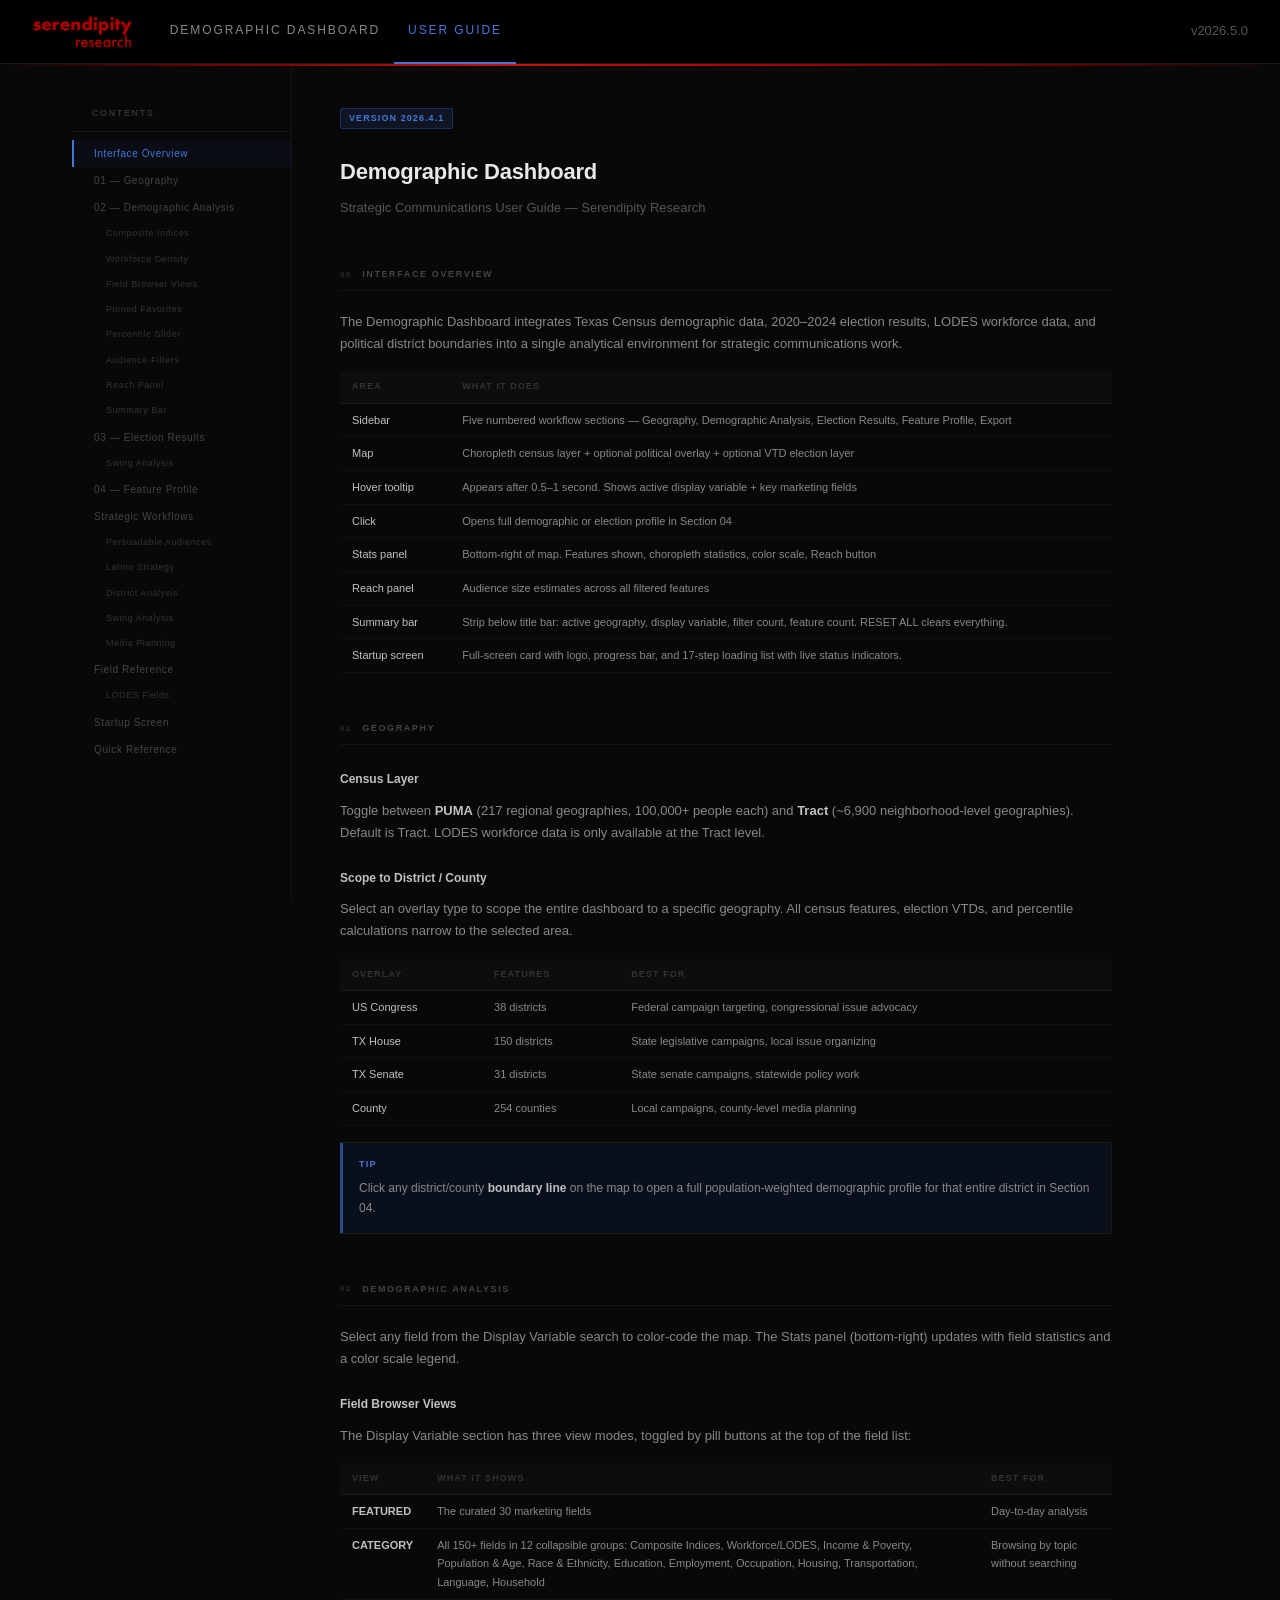
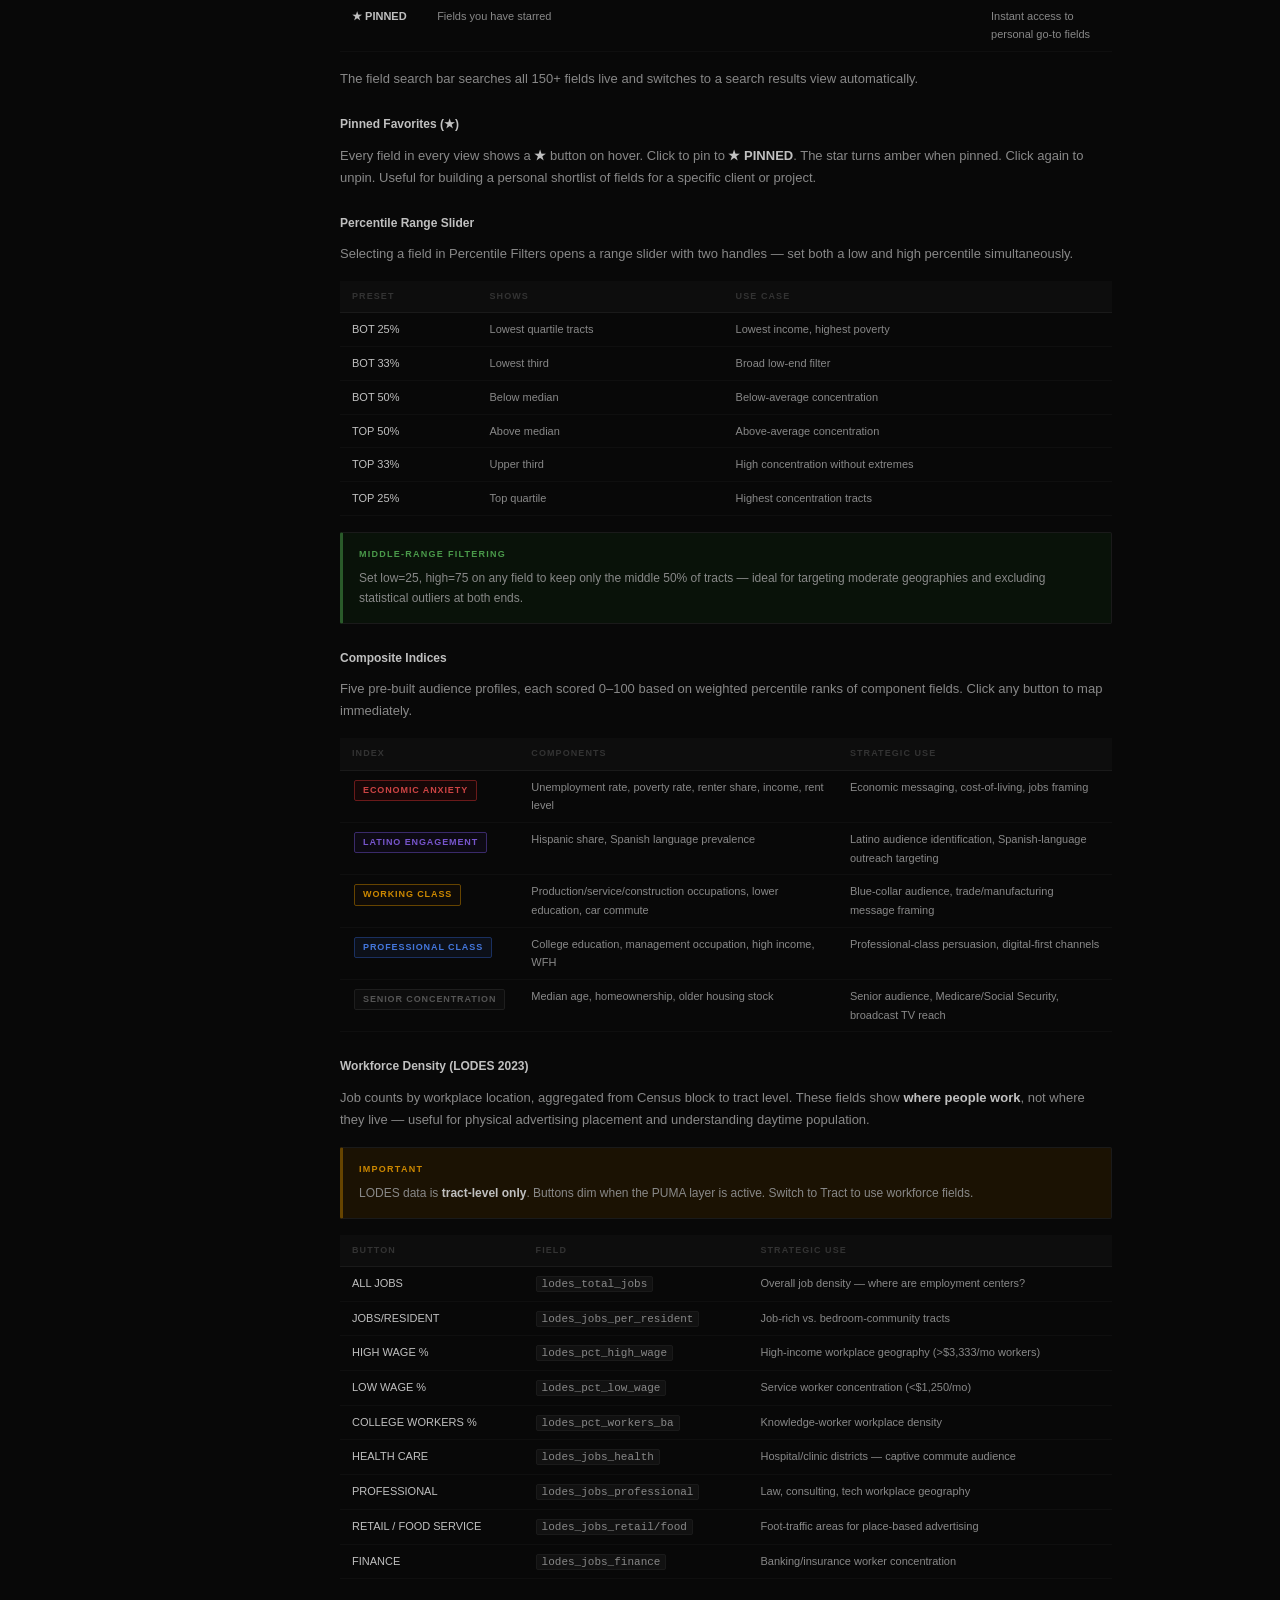
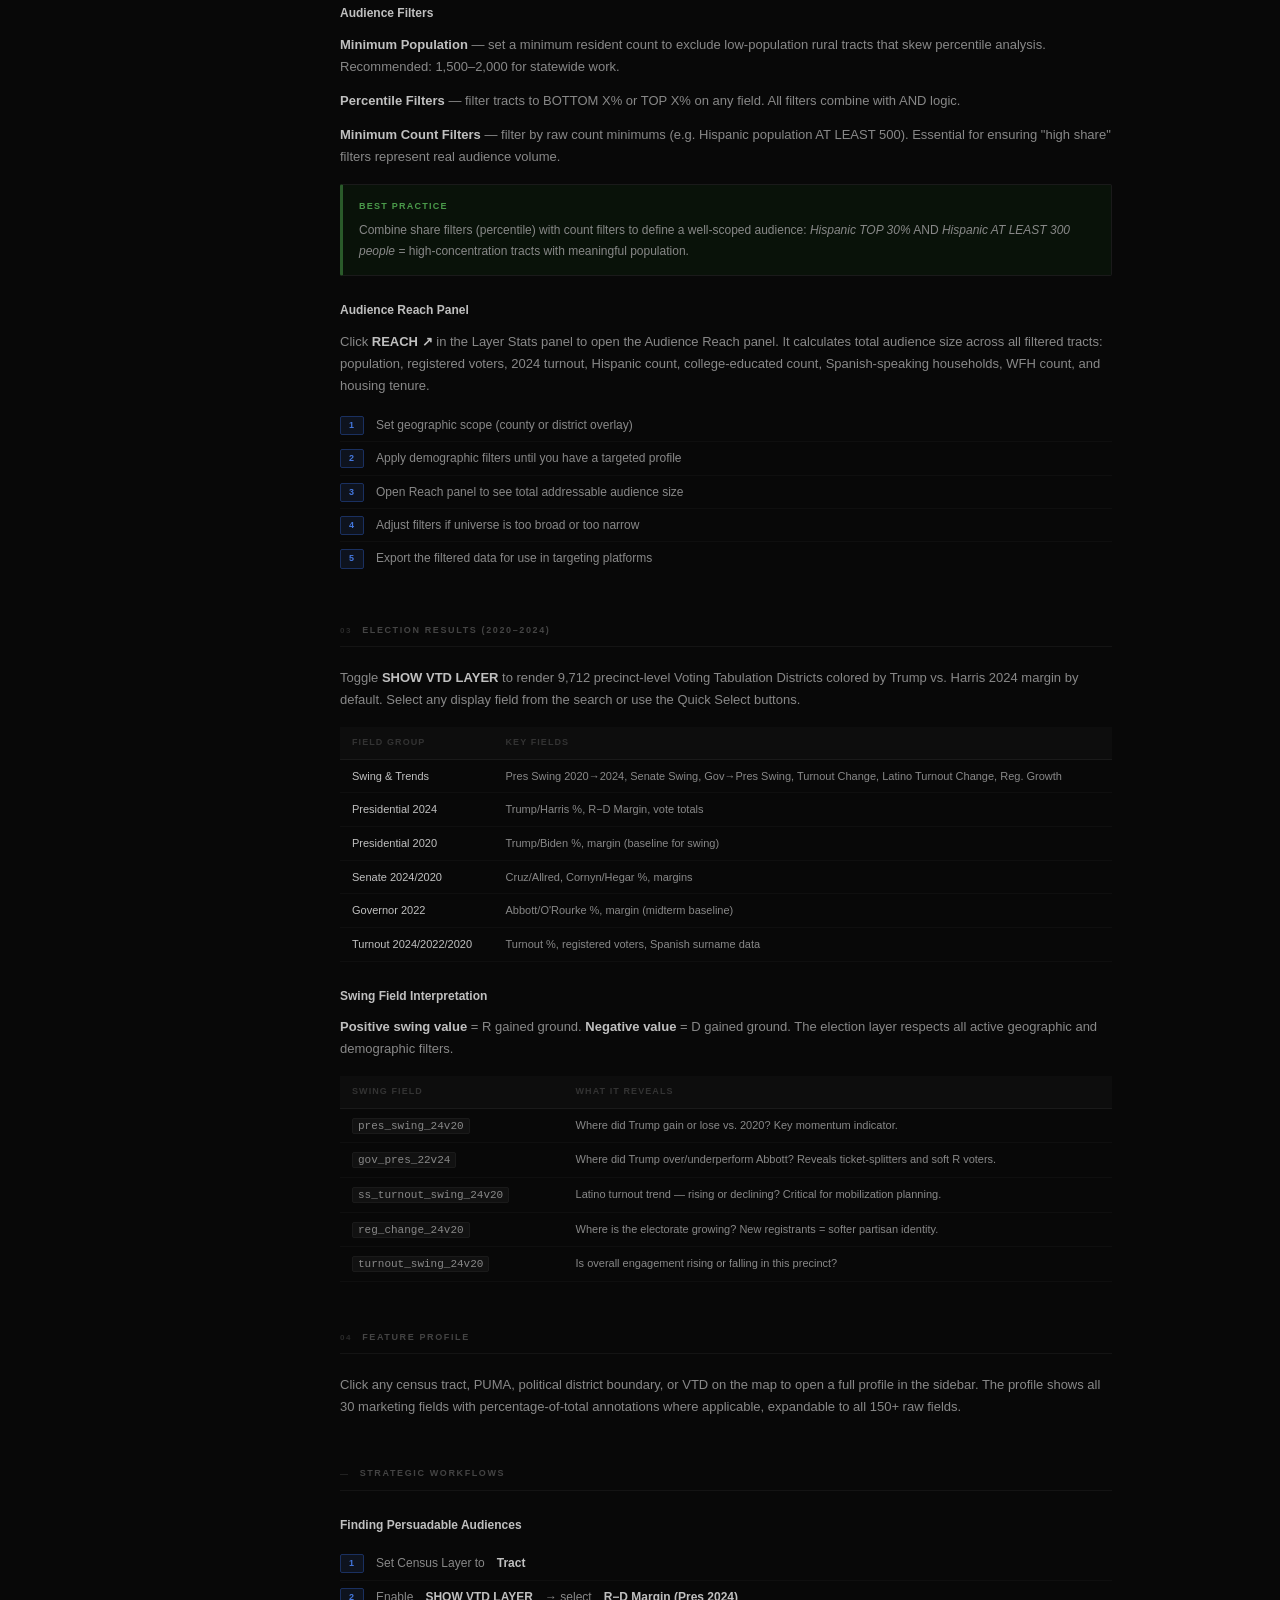
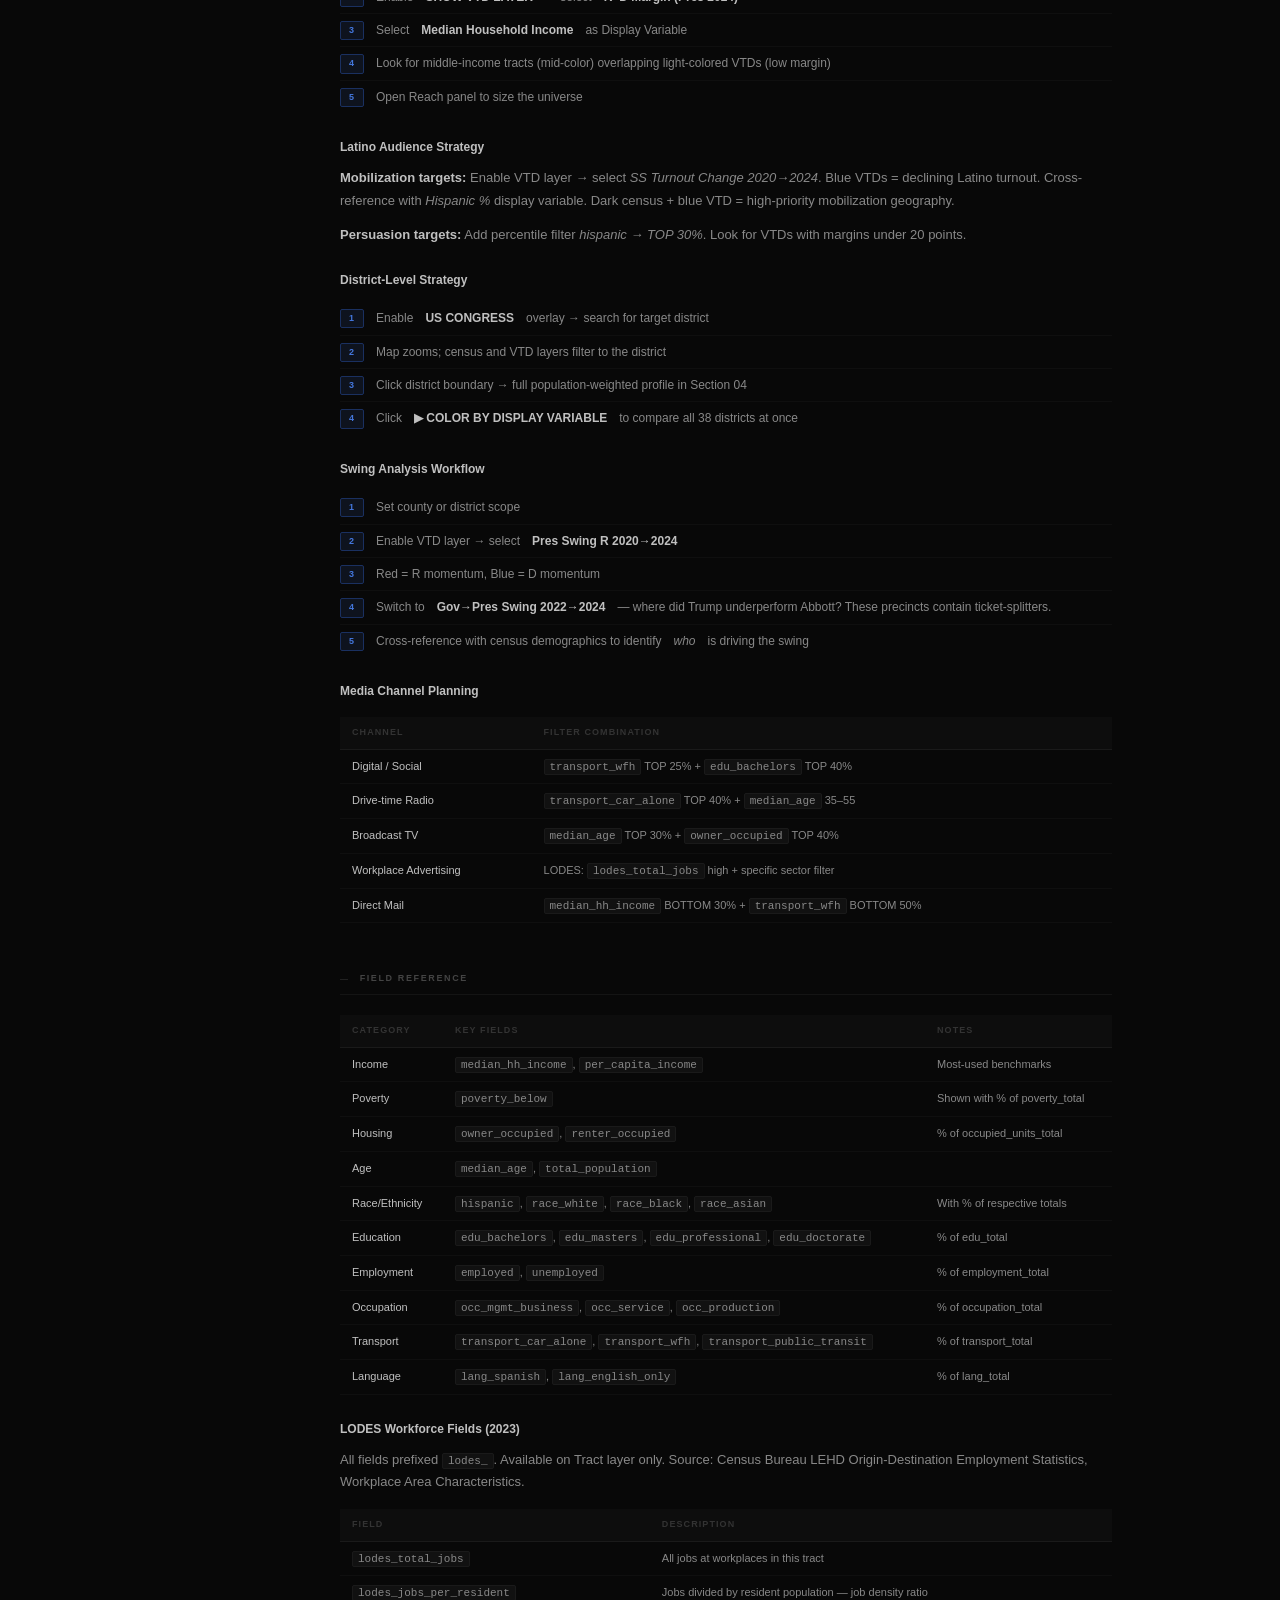
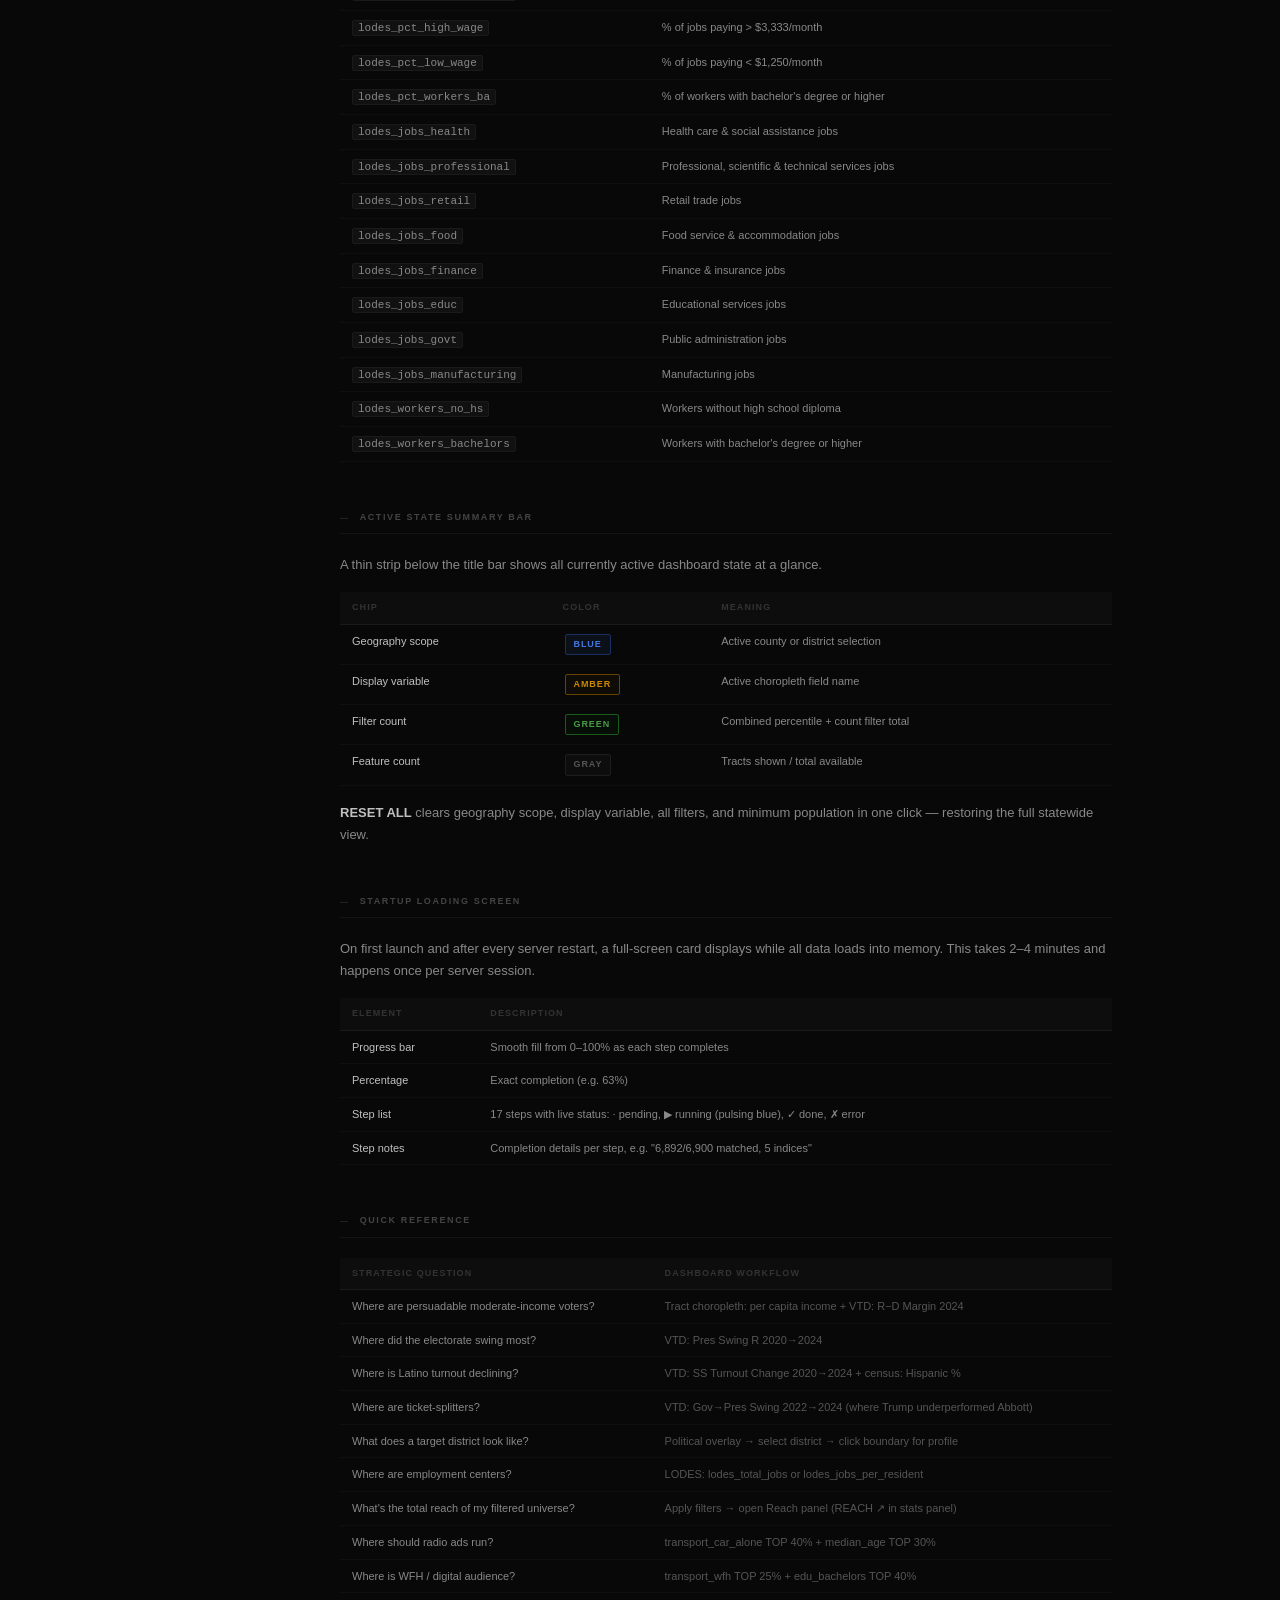
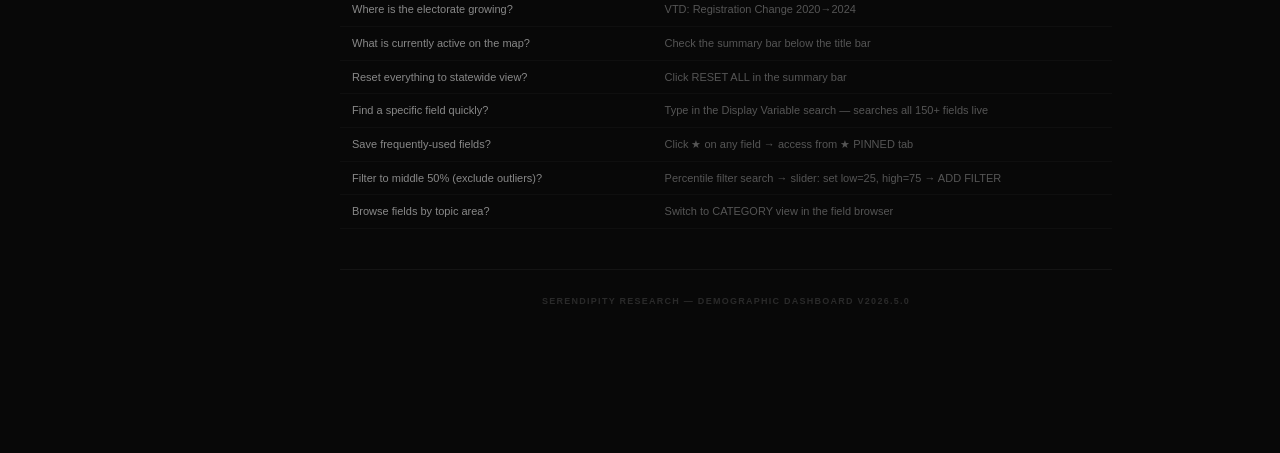
<file: templates/user_guide.html>
<!DOCTYPE html>
<html lang="en">
<head>
  <meta charset="UTF-8">
  <meta name="viewport" content="width=device-width, initial-scale=1.0">
  <title>User Guide — Serendipity Research</title>
  <style>
    *, *::before, *::after { box-sizing: border-box; margin: 0; padding: 0; }
    html, body {
      background: #080808; color: #c0c0c0;
      font-family: 'Helvetica Neue', Helvetica, Arial, sans-serif;
      font-size: 13px; line-height: 1.7; min-height: 100%;
    }

    /* Title bar */
    .title-bar {
      width: 100%; background: #000; border-bottom: 1px solid #1a1a1a;
      padding: 0 32px; height: 64px; display: flex; align-items: center;
      position: sticky; top: 0; z-index: 100;
    }
    .title-bar-logo { height: 32px; width: auto; opacity: 0.85; }
    .title-bar-nav { display: flex; align-items: stretch; margin-left: 24px; }
    .title-bar-nav a {
      font-size: 12px; font-weight: 400; letter-spacing: 0.16em;
      text-transform: uppercase; text-decoration: none; color: #888;
      padding: 0 14px; display: flex; align-items: center;
      border-bottom: 2px solid transparent; height: 64px;
      transition: color 0.15s, border-color 0.15s;
    }
    .title-bar-nav a:hover { color: #fff; }
    .title-bar-nav a.active { color: #4477dd; border-bottom-color: #4477dd; }
    .title-bar-brand { position: absolute; right: 32px; font-size: 13px; color: #555; }

    /* Accent line */
    .accent-line {
      width: 100%; height: 2px;
      background: linear-gradient(90deg, transparent 0%, #6b0000 15%, #cc1100 40%, #aa0000 60%, #5a0000 85%, transparent 100%);
    }

    /* Layout */
    .page-wrap { display: flex; max-width: 1200px; margin: 0 auto; padding: 0 32px 80px; }

    /* Sticky TOC sidebar */
    .toc-sidebar {
      width: 220px; min-width: 220px; padding: 40px 0 40px 0;
      position: sticky; top: 66px; height: calc(100vh - 66px);
      overflow-y: auto; border-right: 1px solid #141414;
      scrollbar-width: thin; scrollbar-color: #1e1e1e #080808;
    }
    .toc-label {
      font-size: 9px; font-weight: 700; letter-spacing: 0.18em;
      text-transform: uppercase; color: #333; padding: 0 20px 10px;
      border-bottom: 1px solid #141414; margin-bottom: 8px;
    }
    .toc-item {
      display: block; padding: 5px 20px; font-size: 10px; font-weight: 400;
      letter-spacing: 0.06em; text-decoration: none; color: #444;
      transition: color 0.15s; border-left: 2px solid transparent;
    }
    .toc-item:hover { color: #888; }
    .toc-item.active { color: #4477dd; border-left-color: #4477dd; background: rgba(68,119,221,0.05); }
    .toc-item.sub { padding-left: 32px; font-size: 9px; color: #333; }
    .toc-item.sub:hover { color: #666; }

    /* Main content */
    .content { flex: 1; padding: 40px 0 40px 48px; max-width: 820px; }

    /* Version badge */
    .version-badge {
      display: inline-block; font-size: 9px; font-weight: 700;
      letter-spacing: 0.12em; text-transform: uppercase;
      background: rgba(68,119,221,0.12); border: 1px solid #1a3060;
      border-radius: 2px; color: #4477dd; padding: 2px 8px; margin-bottom: 24px;
    }

    /* Typography */
    h1 { font-size: 22px; font-weight: 700; color: #e8e8e8; letter-spacing: -0.01em; margin-bottom: 6px; }
    .subtitle { font-size: 13px; color: #555; margin-bottom: 32px; }

    h2 {
      font-size: 9px; font-weight: 700; letter-spacing: 0.18em; text-transform: uppercase;
      color: #444; border-bottom: 1px solid #141414; padding-bottom: 8px;
      margin: 48px 0 20px; display: flex; align-items: center; gap: 10px;
    }
    h2 .num { color: #2a2a2a; font-size: 8px; }
    h3 { font-size: 12px; font-weight: 700; color: #c0c0c0; margin: 24px 0 10px; }
    p { color: #888; margin-bottom: 12px; }
    strong { color: #c0c0c0; font-weight: 600; }

    /* Callout boxes */
    .callout {
      background: #0d0d0d; border: 1px solid #1a1a1a; border-radius: 2px;
      padding: 14px 16px; margin: 16px 0;
    }
    .callout.blue  { border-left: 3px solid #2a4a8a; background: rgba(10,22,40,0.6); }
    .callout.amber { border-left: 3px solid #664400; background: rgba(40,25,0,0.6); }
    .callout.green { border-left: 3px solid #2a5a2a; background: rgba(10,25,10,0.6); }
    .callout-label {
      font-size: 9px; font-weight: 700; letter-spacing: 0.14em; text-transform: uppercase;
      margin-bottom: 6px;
    }
    .callout.blue  .callout-label { color: #4477dd; }
    .callout.amber .callout-label { color: #cc8800; }
    .callout.green .callout-label { color: #4a9a4a; }
    .callout p { margin: 0; font-size: 12px; }

    /* Tables */
    table { width: 100%; border-collapse: collapse; margin: 16px 0; font-size: 11px; }
    th {
      font-size: 9px; font-weight: 700; letter-spacing: 0.12em; text-transform: uppercase;
      color: #333; background: #0d0d0d; padding: 8px 12px; text-align: left;
      border-bottom: 1px solid #1a1a1a;
    }
    td { padding: 7px 12px; border-bottom: 1px solid #0f0f0f; color: #888; vertical-align: top; }
    tr:hover td { background: #0d0d0d; }
    td:first-child { color: #c0c0c0; font-weight: 500; white-space: nowrap; }

    /* Step lists */
    .step-list { list-style: none; margin: 12px 0; }
    .step-list li {
      display: flex; gap: 12px; padding: 6px 0;
      border-bottom: 1px solid #0f0f0f; font-size: 12px; color: #888;
    }
    .step-list li:last-child { border-bottom: none; }
    .step-num {
      font-size: 9px; font-weight: 700; letter-spacing: 0.1em; color: #4477dd;
      background: rgba(68,119,221,0.1); border: 1px solid #1a3060;
      border-radius: 2px; padding: 1px 6px; height: fit-content; margin-top: 1px;
      min-width: 24px; text-align: center;
    }

    /* Field pills */
    .field-pill {
      display: inline-block; font-size: 9px; font-weight: 700; letter-spacing: 0.1em;
      text-transform: uppercase; padding: 2px 8px; border-radius: 2px;
      border: 1px solid #1e1e1e; background: #0d0d0d; color: #555;
      margin: 2px; white-space: nowrap;
    }
    .field-pill.blue  { color: #4477dd; border-color: #1a3060; background: rgba(68,119,221,0.08); }
    .field-pill.amber { color: #cc8800; border-color: #664400; background: rgba(100,60,0,0.08); }
    .field-pill.red   { color: #cc4444; border-color: #6a1a1a; background: rgba(180,0,0,0.08); }
    .field-pill.green { color: #4a9a4a; border-color: #1a5a1a; background: rgba(0,80,0,0.08); }
    .field-pill.purple{ color: #7755cc; border-color: #3a2a6a; background: rgba(80,40,160,0.08); }

    /* Quick ref table */
    .qref td:first-child { font-size: 11px; color: #888; font-weight: 400; }
    .qref td:last-child  { color: #555; font-size: 11px; }

    /* Code / field names */
    code {
      font-family: monospace; font-size: 11px; background: #111;
      border: 1px solid #1a1a1a; border-radius: 2px; padding: 1px 5px; color: #888;
    }

    /* Footer */
    .footer {
      text-align: center; font-size: 9px; font-weight: 700; letter-spacing: 0.14em;
      text-transform: uppercase; color: #2a2a2a; padding: 24px 0;
      border-top: 1px solid #141414; margin-top: 40px;
    }

    /* Scroll behavior */
    html { scroll-behavior: smooth; }
    :target { scroll-margin-top: 80px; }
  </style>
</head>
<body>

  <!-- Title bar -->
  <div class="title-bar">
    <img class="title-bar-logo" src="/logo.png" alt="Serendipity Research"
         onerror="this.style.display='none'">
    <nav class="title-bar-nav">
      <a href="/">Demographic Dashboard</a>
      <a href="/guide" class="active">User Guide</a>
    </nav>
    <div class="title-bar-brand">v2026.5.0</div>
  </div>
  <div class="accent-line"></div>

  <div class="page-wrap">

    <!-- TOC -->
    <nav class="toc-sidebar" id="toc">
      <div class="toc-label">Contents</div>
      <a href="#overview"   class="toc-item">Interface Overview</a>
      <a href="#geography"  class="toc-item">01 — Geography</a>
      <a href="#analysis"   class="toc-item">02 — Demographic Analysis</a>
      <a href="#indices"    class="toc-item sub">Composite Indices</a>
      <a href="#workforce"  class="toc-item sub">Workforce Density</a>
      <a href="#fieldviews" class="toc-item sub">Field Browser Views</a>
      <a href="#fieldpins"  class="toc-item sub">Pinned Favorites</a>
      <a href="#pctslider"  class="toc-item sub">Percentile Slider</a>
      <a href="#filters"    class="toc-item sub">Audience Filters</a>
      <a href="#reach"      class="toc-item sub">Reach Panel</a>
      <a href="#summarybar" class="toc-item sub">Summary Bar</a>
      <a href="#election"   class="toc-item">03 — Election Results</a>
      <a href="#swing"      class="toc-item sub">Swing Analysis</a>
      <a href="#profile"    class="toc-item">04 — Feature Profile</a>
      <a href="#workflows"  class="toc-item">Strategic Workflows</a>
      <a href="#persuasion" class="toc-item sub">Persuadable Audiences</a>
      <a href="#latino"     class="toc-item sub">Latino Strategy</a>
      <a href="#districts"  class="toc-item sub">District Analysis</a>
      <a href="#swing-wf"   class="toc-item sub">Swing Analysis</a>
      <a href="#media"      class="toc-item sub">Media Planning</a>
      <a href="#fieldref"   class="toc-item">Field Reference</a>
      <a href="#lodes"      class="toc-item sub">LODES Fields</a>
      <a href="#startup"    class="toc-item">Startup Screen</a>
      <a href="#quickref"   class="toc-item">Quick Reference</a>
    </nav>

    <!-- Content -->
    <main class="content">

      <div class="version-badge">Version 2026.4.1</div>
      <h1>Demographic Dashboard</h1>
      <p class="subtitle">Strategic Communications User Guide — Serendipity Research</p>

      <!-- ═══════════════════════════════════════════════ OVERVIEW -->
      <h2 id="overview"><span class="num">00</span> Interface Overview</h2>
      <p>The Demographic Dashboard integrates Texas Census demographic data, 2020–2024 election results, LODES workforce data, and political district boundaries into a single analytical environment for strategic communications work.</p>

      <table>
        <tr><th>Area</th><th>What it does</th></tr>
        <tr><td>Sidebar</td><td>Five numbered workflow sections — Geography, Demographic Analysis, Election Results, Feature Profile, Export</td></tr>
        <tr><td>Map</td><td>Choropleth census layer + optional political overlay + optional VTD election layer</td></tr>
        <tr><td>Hover tooltip</td><td>Appears after 0.5–1 second. Shows active display variable + key marketing fields</td></tr>
        <tr><td>Click</td><td>Opens full demographic or election profile in Section 04</td></tr>
        <tr><td>Stats panel</td><td>Bottom-right of map. Features shown, choropleth statistics, color scale, Reach button</td></tr>
        <tr><td>Reach panel</td><td>Audience size estimates across all filtered features</td></tr>
        <tr><td>Summary bar</td><td>Strip below title bar: active geography, display variable, filter count, feature count. RESET ALL clears everything.</td></tr>
        <tr><td>Startup screen</td><td>Full-screen card with logo, progress bar, and 17-step loading list with live status indicators.</td></tr>
      </table>

      <!-- ═══════════════════════════════════════════════ SECTION 01 -->
      <h2 id="geography"><span class="num">01</span> Geography</h2>

      <h3>Census Layer</h3>
      <p>Toggle between <strong>PUMA</strong> (217 regional geographies, 100,000+ people each) and <strong>Tract</strong> (~6,900 neighborhood-level geographies). Default is Tract. LODES workforce data is only available at the Tract level.</p>

      <h3>Scope to District / County</h3>
      <p>Select an overlay type to scope the entire dashboard to a specific geography. All census features, election VTDs, and percentile calculations narrow to the selected area.</p>

      <table>
        <tr><th>Overlay</th><th>Features</th><th>Best for</th></tr>
        <tr><td>US Congress</td><td>38 districts</td><td>Federal campaign targeting, congressional issue advocacy</td></tr>
        <tr><td>TX House</td><td>150 districts</td><td>State legislative campaigns, local issue organizing</td></tr>
        <tr><td>TX Senate</td><td>31 districts</td><td>State senate campaigns, statewide policy work</td></tr>
        <tr><td>County</td><td>254 counties</td><td>Local campaigns, county-level media planning</td></tr>
      </table>

      <div class="callout blue">
        <div class="callout-label">Tip</div>
        <p>Click any district/county <strong>boundary line</strong> on the map to open a full population-weighted demographic profile for that entire district in Section 04.</p>
      </div>

      <!-- ═══════════════════════════════════════════════ SECTION 02 -->
      <h2 id="analysis"><span class="num">02</span> Demographic Analysis</h2>

      <p>Select any field from the Display Variable search to color-code the map. The Stats panel (bottom-right) updates with field statistics and a color scale legend.</p>

      <h3 id="fieldviews">Field Browser Views</h3>
      <p>The Display Variable section has three view modes, toggled by pill buttons at the top of the field list:</p>
      <table>
        <tr><th>View</th><th>What it shows</th><th>Best for</th></tr>
        <tr><td><strong>FEATURED</strong></td><td>The curated 30 marketing fields</td><td>Day-to-day analysis</td></tr>
        <tr><td><strong>CATEGORY</strong></td><td>All 150+ fields in 12 collapsible groups: Composite Indices, Workforce/LODES, Income &amp; Poverty, Population &amp; Age, Race &amp; Ethnicity, Education, Employment, Occupation, Housing, Transportation, Language, Household</td><td>Browsing by topic without searching</td></tr>
        <tr><td><strong>★ PINNED</strong></td><td>Fields you have starred</td><td>Instant access to personal go-to fields</td></tr>
      </table>
      <p>The field search bar searches all 150+ fields live and switches to a search results view automatically.</p>

      <h3 id="fieldpins">Pinned Favorites (★)</h3>
      <p>Every field in every view shows a <strong>★</strong> button on hover. Click to pin to <strong>★ PINNED</strong>. The star turns amber when pinned. Click again to unpin. Useful for building a personal shortlist of fields for a specific client or project.</p>

      <h3 id="pctslider">Percentile Range Slider</h3>
      <p>Selecting a field in Percentile Filters opens a range slider with two handles — set both a low and high percentile simultaneously.</p>
      <table>
        <tr><th>Preset</th><th>Shows</th><th>Use case</th></tr>
        <tr><td>BOT 25%</td><td>Lowest quartile tracts</td><td>Lowest income, highest poverty</td></tr>
        <tr><td>BOT 33%</td><td>Lowest third</td><td>Broad low-end filter</td></tr>
        <tr><td>BOT 50%</td><td>Below median</td><td>Below-average concentration</td></tr>
        <tr><td>TOP 50%</td><td>Above median</td><td>Above-average concentration</td></tr>
        <tr><td>TOP 33%</td><td>Upper third</td><td>High concentration without extremes</td></tr>
        <tr><td>TOP 25%</td><td>Top quartile</td><td>Highest concentration tracts</td></tr>
      </table>
      <div class="callout green">
        <div class="callout-label">Middle-range filtering</div>
        <p>Set low=25, high=75 on any field to keep only the middle 50% of tracts — ideal for targeting moderate geographies and excluding statistical outliers at both ends.</p>
      </div>

      <h3 id="indices">Composite Indices</h3>
      <p>Five pre-built audience profiles, each scored 0–100 based on weighted percentile ranks of component fields. Click any button to map immediately.</p>

      <table>
        <tr><th>Index</th><th>Components</th><th>Strategic use</th></tr>
        <tr>
          <td><span class="field-pill red">ECONOMIC ANXIETY</span></td>
          <td>Unemployment rate, poverty rate, renter share, income, rent level</td>
          <td>Economic messaging, cost-of-living, jobs framing</td>
        </tr>
        <tr>
          <td><span class="field-pill purple">LATINO ENGAGEMENT</span></td>
          <td>Hispanic share, Spanish language prevalence</td>
          <td>Latino audience identification, Spanish-language outreach targeting</td>
        </tr>
        <tr>
          <td><span class="field-pill amber">WORKING CLASS</span></td>
          <td>Production/service/construction occupations, lower education, car commute</td>
          <td>Blue-collar audience, trade/manufacturing message framing</td>
        </tr>
        <tr>
          <td><span class="field-pill blue">PROFESSIONAL CLASS</span></td>
          <td>College education, management occupation, high income, WFH</td>
          <td>Professional-class persuasion, digital-first channels</td>
        </tr>
        <tr>
          <td><span class="field-pill">SENIOR CONCENTRATION</span></td>
          <td>Median age, homeownership, older housing stock</td>
          <td>Senior audience, Medicare/Social Security, broadcast TV reach</td>
        </tr>
      </table>

      <h3 id="workforce">Workforce Density (LODES 2023)</h3>
      <p>Job counts by workplace location, aggregated from Census block to tract level. These fields show <strong>where people work</strong>, not where they live — useful for physical advertising placement and understanding daytime population.</p>

      <div class="callout amber">
        <div class="callout-label">Important</div>
        <p>LODES data is <strong>tract-level only</strong>. Buttons dim when the PUMA layer is active. Switch to Tract to use workforce fields.</p>
      </div>

      <table>
        <tr><th>Button</th><th>Field</th><th>Strategic use</th></tr>
        <tr><td>ALL JOBS</td><td><code>lodes_total_jobs</code></td><td>Overall job density — where are employment centers?</td></tr>
        <tr><td>JOBS/RESIDENT</td><td><code>lodes_jobs_per_resident</code></td><td>Job-rich vs. bedroom-community tracts</td></tr>
        <tr><td>HIGH WAGE %</td><td><code>lodes_pct_high_wage</code></td><td>High-income workplace geography (>$3,333/mo workers)</td></tr>
        <tr><td>LOW WAGE %</td><td><code>lodes_pct_low_wage</code></td><td>Service worker concentration (<$1,250/mo)</td></tr>
        <tr><td>COLLEGE WORKERS %</td><td><code>lodes_pct_workers_ba</code></td><td>Knowledge-worker workplace density</td></tr>
        <tr><td>HEALTH CARE</td><td><code>lodes_jobs_health</code></td><td>Hospital/clinic districts — captive commute audience</td></tr>
        <tr><td>PROFESSIONAL</td><td><code>lodes_jobs_professional</code></td><td>Law, consulting, tech workplace geography</td></tr>
        <tr><td>RETAIL / FOOD SERVICE</td><td><code>lodes_jobs_retail/food</code></td><td>Foot-traffic areas for place-based advertising</td></tr>
        <tr><td>FINANCE</td><td><code>lodes_jobs_finance</code></td><td>Banking/insurance worker concentration</td></tr>
      </table>

      <h3 id="filters">Audience Filters</h3>

      <p><strong>Minimum Population</strong> — set a minimum resident count to exclude low-population rural tracts that skew percentile analysis. Recommended: 1,500–2,000 for statewide work.</p>

      <p><strong>Percentile Filters</strong> — filter tracts to BOTTOM X% or TOP X% on any field. All filters combine with AND logic.</p>

      <p><strong>Minimum Count Filters</strong> — filter by raw count minimums (e.g. Hispanic population AT LEAST 500). Essential for ensuring "high share" filters represent real audience volume.</p>

      <div class="callout green">
        <div class="callout-label">Best Practice</div>
        <p>Combine share filters (percentile) with count filters to define a well-scoped audience: <em>Hispanic TOP 30%</em> AND <em>Hispanic AT LEAST 300 people</em> = high-concentration tracts with meaningful population.</p>
      </div>

      <h3 id="reach">Audience Reach Panel</h3>
      <p>Click <strong>REACH ↗</strong> in the Layer Stats panel to open the Audience Reach panel. It calculates total audience size across all filtered tracts: population, registered voters, 2024 turnout, Hispanic count, college-educated count, Spanish-speaking households, WFH count, and housing tenure.</p>

      <ul class="step-list">
        <li><span class="step-num">1</span>Set geographic scope (county or district overlay)</li>
        <li><span class="step-num">2</span>Apply demographic filters until you have a targeted profile</li>
        <li><span class="step-num">3</span>Open Reach panel to see total addressable audience size</li>
        <li><span class="step-num">4</span>Adjust filters if universe is too broad or too narrow</li>
        <li><span class="step-num">5</span>Export the filtered data for use in targeting platforms</li>
      </ul>

      <!-- ═══════════════════════════════════════════════ SECTION 03 -->
      <h2 id="election"><span class="num">03</span> Election Results (2020–2024)</h2>

      <p>Toggle <strong>SHOW VTD LAYER</strong> to render 9,712 precinct-level Voting Tabulation Districts colored by Trump vs. Harris 2024 margin by default. Select any display field from the search or use the Quick Select buttons.</p>

      <table>
        <tr><th>Field group</th><th>Key fields</th></tr>
        <tr><td>Swing &amp; Trends</td><td>Pres Swing 2020→2024, Senate Swing, Gov→Pres Swing, Turnout Change, Latino Turnout Change, Reg. Growth</td></tr>
        <tr><td>Presidential 2024</td><td>Trump/Harris %, R−D Margin, vote totals</td></tr>
        <tr><td>Presidential 2020</td><td>Trump/Biden %, margin (baseline for swing)</td></tr>
        <tr><td>Senate 2024/2020</td><td>Cruz/Allred, Cornyn/Hegar %, margins</td></tr>
        <tr><td>Governor 2022</td><td>Abbott/O'Rourke %, margin (midterm baseline)</td></tr>
        <tr><td>Turnout 2024/2022/2020</td><td>Turnout %, registered voters, Spanish surname data</td></tr>
      </table>

      <h3 id="swing">Swing Field Interpretation</h3>
      <p><strong>Positive swing value</strong> = R gained ground. <strong>Negative value</strong> = D gained ground. The election layer respects all active geographic and demographic filters.</p>

      <table>
        <tr><th>Swing field</th><th>What it reveals</th></tr>
        <tr><td><code>pres_swing_24v20</code></td><td>Where did Trump gain or lose vs. 2020? Key momentum indicator.</td></tr>
        <tr><td><code>gov_pres_22v24</code></td><td>Where did Trump over/underperform Abbott? Reveals ticket-splitters and soft R voters.</td></tr>
        <tr><td><code>ss_turnout_swing_24v20</code></td><td>Latino turnout trend — rising or declining? Critical for mobilization planning.</td></tr>
        <tr><td><code>reg_change_24v20</code></td><td>Where is the electorate growing? New registrants = softer partisan identity.</td></tr>
        <tr><td><code>turnout_swing_24v20</code></td><td>Is overall engagement rising or falling in this precinct?</td></tr>
      </table>

      <!-- ═══════════════════════════════════════════════ SECTION 04 -->
      <h2 id="profile"><span class="num">04</span> Feature Profile</h2>
      <p>Click any census tract, PUMA, political district boundary, or VTD on the map to open a full profile in the sidebar. The profile shows all 30 marketing fields with percentage-of-total annotations where applicable, expandable to all 150+ raw fields.</p>

      <!-- ═══════════════════════════════════════════════ WORKFLOWS -->
      <h2 id="workflows"><span class="num">—</span> Strategic Workflows</h2>

      <h3 id="persuasion">Finding Persuadable Audiences</h3>
      <ul class="step-list">
        <li><span class="step-num">1</span>Set Census Layer to <strong>Tract</strong></li>
        <li><span class="step-num">2</span>Enable <strong>SHOW VTD LAYER</strong> → select <strong>R−D Margin (Pres 2024)</strong></li>
        <li><span class="step-num">3</span>Select <strong>Median Household Income</strong> as Display Variable</li>
        <li><span class="step-num">4</span>Look for middle-income tracts (mid-color) overlapping light-colored VTDs (low margin)</li>
        <li><span class="step-num">5</span>Open Reach panel to size the universe</li>
      </ul>

      <h3 id="latino">Latino Audience Strategy</h3>
      <p><strong>Mobilization targets:</strong> Enable VTD layer → select <em>SS Turnout Change 2020→2024</em>. Blue VTDs = declining Latino turnout. Cross-reference with <em>Hispanic %</em> display variable. Dark census + blue VTD = high-priority mobilization geography.</p>
      <p><strong>Persuasion targets:</strong> Add percentile filter <em>hispanic → TOP 30%</em>. Look for VTDs with margins under 20 points.</p>

      <h3 id="districts">District-Level Strategy</h3>
      <ul class="step-list">
        <li><span class="step-num">1</span>Enable <strong>US CONGRESS</strong> overlay → search for target district</li>
        <li><span class="step-num">2</span>Map zooms; census and VTD layers filter to the district</li>
        <li><span class="step-num">3</span>Click district boundary → full population-weighted profile in Section 04</li>
        <li><span class="step-num">4</span>Click <strong>▶ COLOR BY DISPLAY VARIABLE</strong> to compare all 38 districts at once</li>
      </ul>

      <h3 id="swing-wf">Swing Analysis Workflow</h3>
      <ul class="step-list">
        <li><span class="step-num">1</span>Set county or district scope</li>
        <li><span class="step-num">2</span>Enable VTD layer → select <strong>Pres Swing R 2020→2024</strong></li>
        <li><span class="step-num">3</span>Red = R momentum, Blue = D momentum</li>
        <li><span class="step-num">4</span>Switch to <strong>Gov→Pres Swing 2022→2024</strong> — where did Trump underperform Abbott? These precincts contain ticket-splitters.</li>
        <li><span class="step-num">5</span>Cross-reference with census demographics to identify <em>who</em> is driving the swing</li>
      </ul>

      <h3 id="media">Media Channel Planning</h3>
      <table>
        <tr><th>Channel</th><th>Filter combination</th></tr>
        <tr><td>Digital / Social</td><td><code>transport_wfh</code> TOP 25% + <code>edu_bachelors</code> TOP 40%</td></tr>
        <tr><td>Drive-time Radio</td><td><code>transport_car_alone</code> TOP 40% + <code>median_age</code> 35–55</td></tr>
        <tr><td>Broadcast TV</td><td><code>median_age</code> TOP 30% + <code>owner_occupied</code> TOP 40%</td></tr>
        <tr><td>Workplace Advertising</td><td>LODES: <code>lodes_total_jobs</code> high + specific sector filter</td></tr>
        <tr><td>Direct Mail</td><td><code>median_hh_income</code> BOTTOM 30% + <code>transport_wfh</code> BOTTOM 50%</td></tr>
      </table>

      <!-- ═══════════════════════════════════════════════ FIELD REFERENCE -->
      <h2 id="fieldref"><span class="num">—</span> Field Reference</h2>

      <table>
        <tr><th>Category</th><th>Key fields</th><th>Notes</th></tr>
        <tr><td>Income</td><td><code>median_hh_income</code>, <code>per_capita_income</code></td><td>Most-used benchmarks</td></tr>
        <tr><td>Poverty</td><td><code>poverty_below</code></td><td>Shown with % of poverty_total</td></tr>
        <tr><td>Housing</td><td><code>owner_occupied</code>, <code>renter_occupied</code></td><td>% of occupied_units_total</td></tr>
        <tr><td>Age</td><td><code>median_age</code>, <code>total_population</code></td><td></td></tr>
        <tr><td>Race/Ethnicity</td><td><code>hispanic</code>, <code>race_white</code>, <code>race_black</code>, <code>race_asian</code></td><td>With % of respective totals</td></tr>
        <tr><td>Education</td><td><code>edu_bachelors</code>, <code>edu_masters</code>, <code>edu_professional</code>, <code>edu_doctorate</code></td><td>% of edu_total</td></tr>
        <tr><td>Employment</td><td><code>employed</code>, <code>unemployed</code></td><td>% of employment_total</td></tr>
        <tr><td>Occupation</td><td><code>occ_mgmt_business</code>, <code>occ_service</code>, <code>occ_production</code></td><td>% of occupation_total</td></tr>
        <tr><td>Transport</td><td><code>transport_car_alone</code>, <code>transport_wfh</code>, <code>transport_public_transit</code></td><td>% of transport_total</td></tr>
        <tr><td>Language</td><td><code>lang_spanish</code>, <code>lang_english_only</code></td><td>% of lang_total</td></tr>
      </table>

      <h3 id="lodes">LODES Workforce Fields (2023)</h3>
      <p>All fields prefixed <code>lodes_</code>. Available on Tract layer only. Source: Census Bureau LEHD Origin-Destination Employment Statistics, Workplace Area Characteristics.</p>
      <table>
        <tr><th>Field</th><th>Description</th></tr>
        <tr><td><code>lodes_total_jobs</code></td><td>All jobs at workplaces in this tract</td></tr>
        <tr><td><code>lodes_jobs_per_resident</code></td><td>Jobs divided by resident population — job density ratio</td></tr>
        <tr><td><code>lodes_pct_high_wage</code></td><td>% of jobs paying > $3,333/month</td></tr>
        <tr><td><code>lodes_pct_low_wage</code></td><td>% of jobs paying < $1,250/month</td></tr>
        <tr><td><code>lodes_pct_workers_ba</code></td><td>% of workers with bachelor's degree or higher</td></tr>
        <tr><td><code>lodes_jobs_health</code></td><td>Health care & social assistance jobs</td></tr>
        <tr><td><code>lodes_jobs_professional</code></td><td>Professional, scientific & technical services jobs</td></tr>
        <tr><td><code>lodes_jobs_retail</code></td><td>Retail trade jobs</td></tr>
        <tr><td><code>lodes_jobs_food</code></td><td>Food service & accommodation jobs</td></tr>
        <tr><td><code>lodes_jobs_finance</code></td><td>Finance & insurance jobs</td></tr>
        <tr><td><code>lodes_jobs_educ</code></td><td>Educational services jobs</td></tr>
        <tr><td><code>lodes_jobs_govt</code></td><td>Public administration jobs</td></tr>
        <tr><td><code>lodes_jobs_manufacturing</code></td><td>Manufacturing jobs</td></tr>
        <tr><td><code>lodes_workers_no_hs</code></td><td>Workers without high school diploma</td></tr>
        <tr><td><code>lodes_workers_bachelors</code></td><td>Workers with bachelor's degree or higher</td></tr>
      </table>

      <h2 id="summarybar"><span class="num">—</span> Active State Summary Bar</h2>
      <p>A thin strip below the title bar shows all currently active dashboard state at a glance.</p>
      <table>
        <tr><th>Chip</th><th>Color</th><th>Meaning</th></tr>
        <tr><td>Geography scope</td><td><span class="field-pill blue">BLUE</span></td><td>Active county or district selection</td></tr>
        <tr><td>Display variable</td><td><span class="field-pill amber">AMBER</span></td><td>Active choropleth field name</td></tr>
        <tr><td>Filter count</td><td><span class="field-pill green">GREEN</span></td><td>Combined percentile + count filter total</td></tr>
        <tr><td>Feature count</td><td><span class="field-pill">GRAY</span></td><td>Tracts shown / total available</td></tr>
      </table>
      <p><strong>RESET ALL</strong> clears geography scope, display variable, all filters, and minimum population in one click — restoring the full statewide view.</p>

      <h2 id="startup"><span class="num">—</span> Startup Loading Screen</h2>
      <p>On first launch and after every server restart, a full-screen card displays while all data loads into memory. This takes 2–4 minutes and happens once per server session.</p>
      <table>
        <tr><th>Element</th><th>Description</th></tr>
        <tr><td>Progress bar</td><td>Smooth fill from 0–100% as each step completes</td></tr>
        <tr><td>Percentage</td><td>Exact completion (e.g. 63%)</td></tr>
        <tr><td>Step list</td><td>17 steps with live status: · pending, ▶ running (pulsing blue), ✓ done, ✗ error</td></tr>
        <tr><td>Step notes</td><td>Completion details per step, e.g. "6,892/6,900 matched, 5 indices"</td></tr>
      </table>

      <!-- ═══════════════════════════════════════════════ QUICK REFERENCE -->
      <h2 id="quickref"><span class="num">—</span> Quick Reference</h2>

      <table class="qref">
        <tr><th>Strategic question</th><th>Dashboard workflow</th></tr>
        <tr><td>Where are persuadable moderate-income voters?</td><td>Tract choropleth: per capita income + VTD: R−D Margin 2024</td></tr>
        <tr><td>Where did the electorate swing most?</td><td>VTD: Pres Swing R 2020→2024</td></tr>
        <tr><td>Where is Latino turnout declining?</td><td>VTD: SS Turnout Change 2020→2024 + census: Hispanic %</td></tr>
        <tr><td>Where are ticket-splitters?</td><td>VTD: Gov→Pres Swing 2022→2024 (where Trump underperformed Abbott)</td></tr>
        <tr><td>What does a target district look like?</td><td>Political overlay → select district → click boundary for profile</td></tr>
        <tr><td>Where are employment centers?</td><td>LODES: lodes_total_jobs or lodes_jobs_per_resident</td></tr>
        <tr><td>What's the total reach of my filtered universe?</td><td>Apply filters → open Reach panel (REACH ↗ in stats panel)</td></tr>
        <tr><td>Where should radio ads run?</td><td>transport_car_alone TOP 40% + median_age TOP 30%</td></tr>
        <tr><td>Where is WFH / digital audience?</td><td>transport_wfh TOP 25% + edu_bachelors TOP 40%</td></tr>
        <tr><td>Where is the electorate growing?</td><td>VTD: Registration Change 2020→2024</td></tr>
        <tr><td>What is currently active on the map?</td><td>Check the summary bar below the title bar</td></tr>
        <tr><td>Reset everything to statewide view?</td><td>Click RESET ALL in the summary bar</td></tr>
        <tr><td>Find a specific field quickly?</td><td>Type in the Display Variable search — searches all 150+ fields live</td></tr>
        <tr><td>Save frequently-used fields?</td><td>Click ★ on any field → access from ★ PINNED tab</td></tr>
        <tr><td>Filter to middle 50% (exclude outliers)?</td><td>Percentile filter search → slider: set low=25, high=75 → ADD FILTER</td></tr>
        <tr><td>Browse fields by topic area?</td><td>Switch to CATEGORY view in the field browser</td></tr>
      </table>

      <div class="footer">Serendipity Research — Demographic Dashboard v2026.5.0</div>

    </main>
  </div>

  <script>
    // Active TOC highlighting on scroll
    const sections = document.querySelectorAll('[id]');
    const tocLinks = document.querySelectorAll('.toc-item');
    const observer = new IntersectionObserver(entries => {
      entries.forEach(entry => {
        if (entry.isIntersecting) {
          tocLinks.forEach(link => {
            link.classList.toggle('active', link.getAttribute('href') === '#' + entry.target.id);
          });
        }
      });
    }, { rootMargin: '-20% 0px -70% 0px' });
    sections.forEach(s => observer.observe(s));
  </script>

</body>
</html>
</file>
